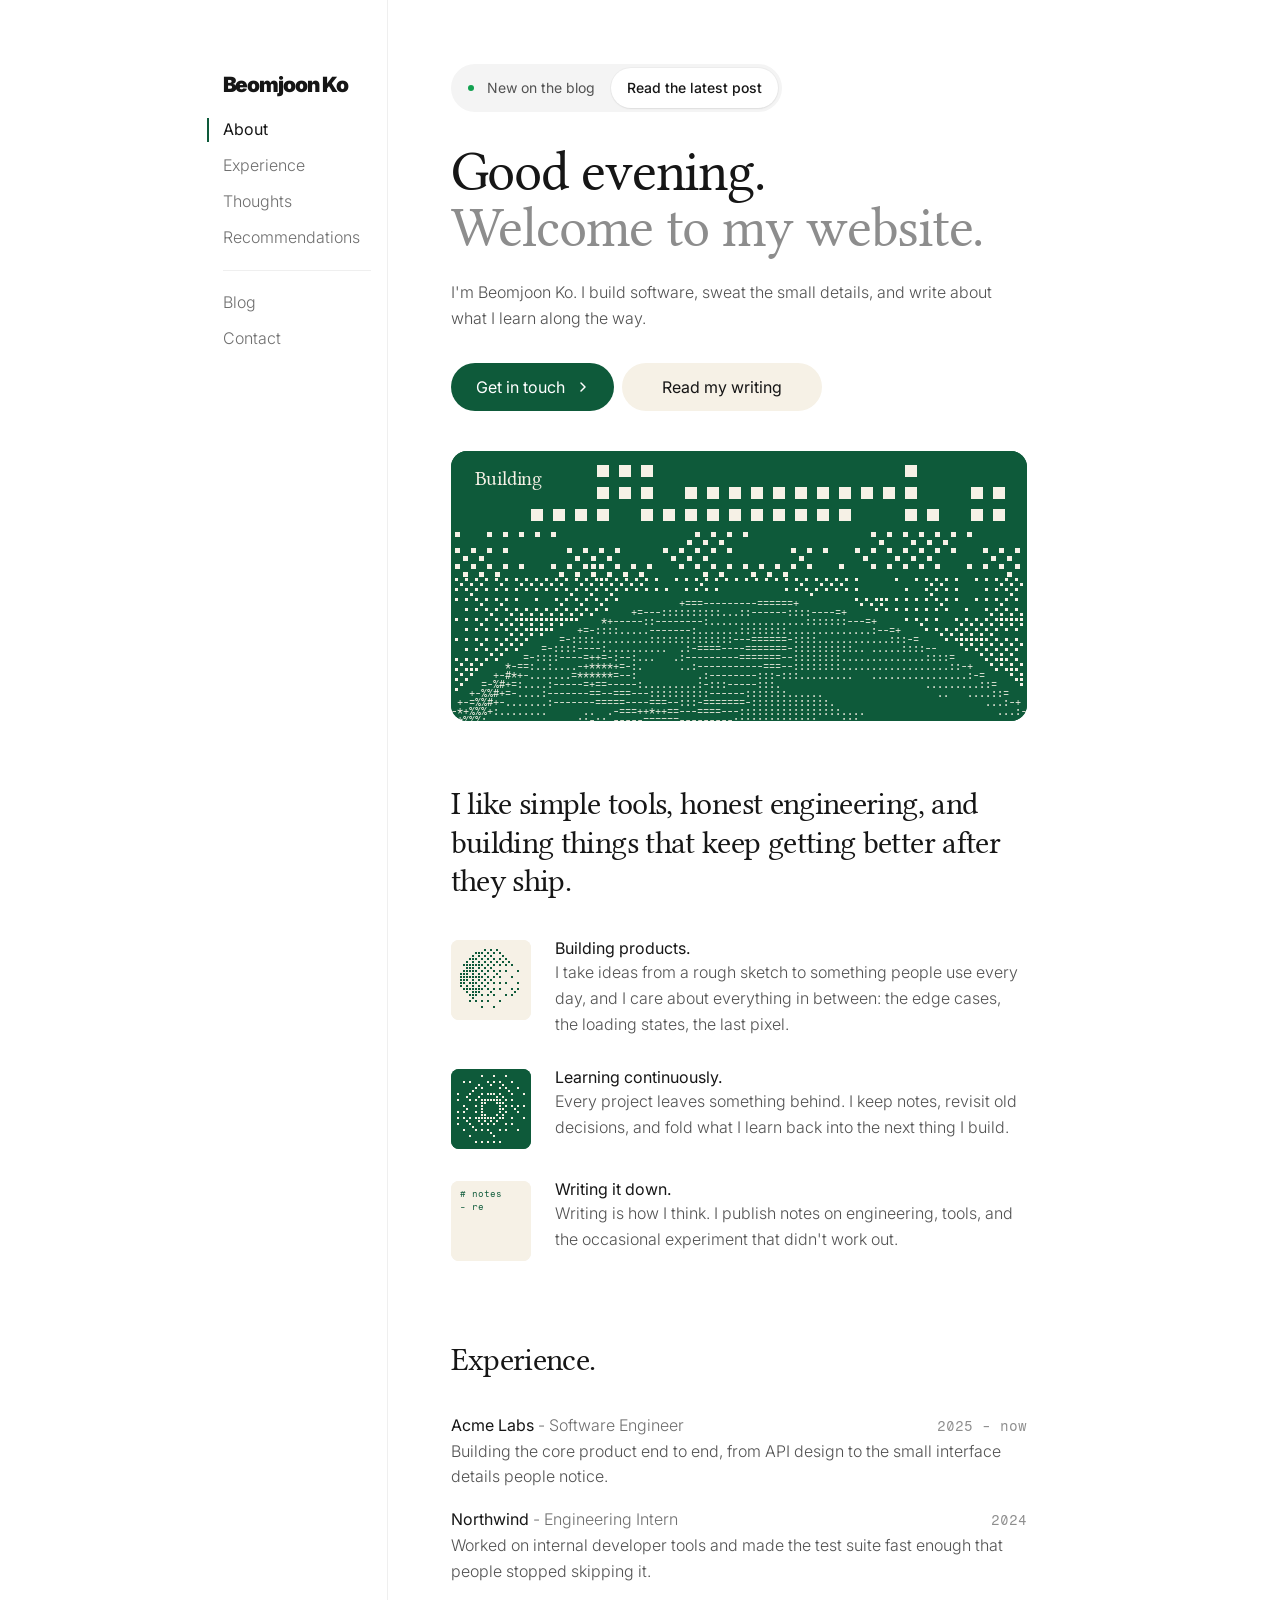
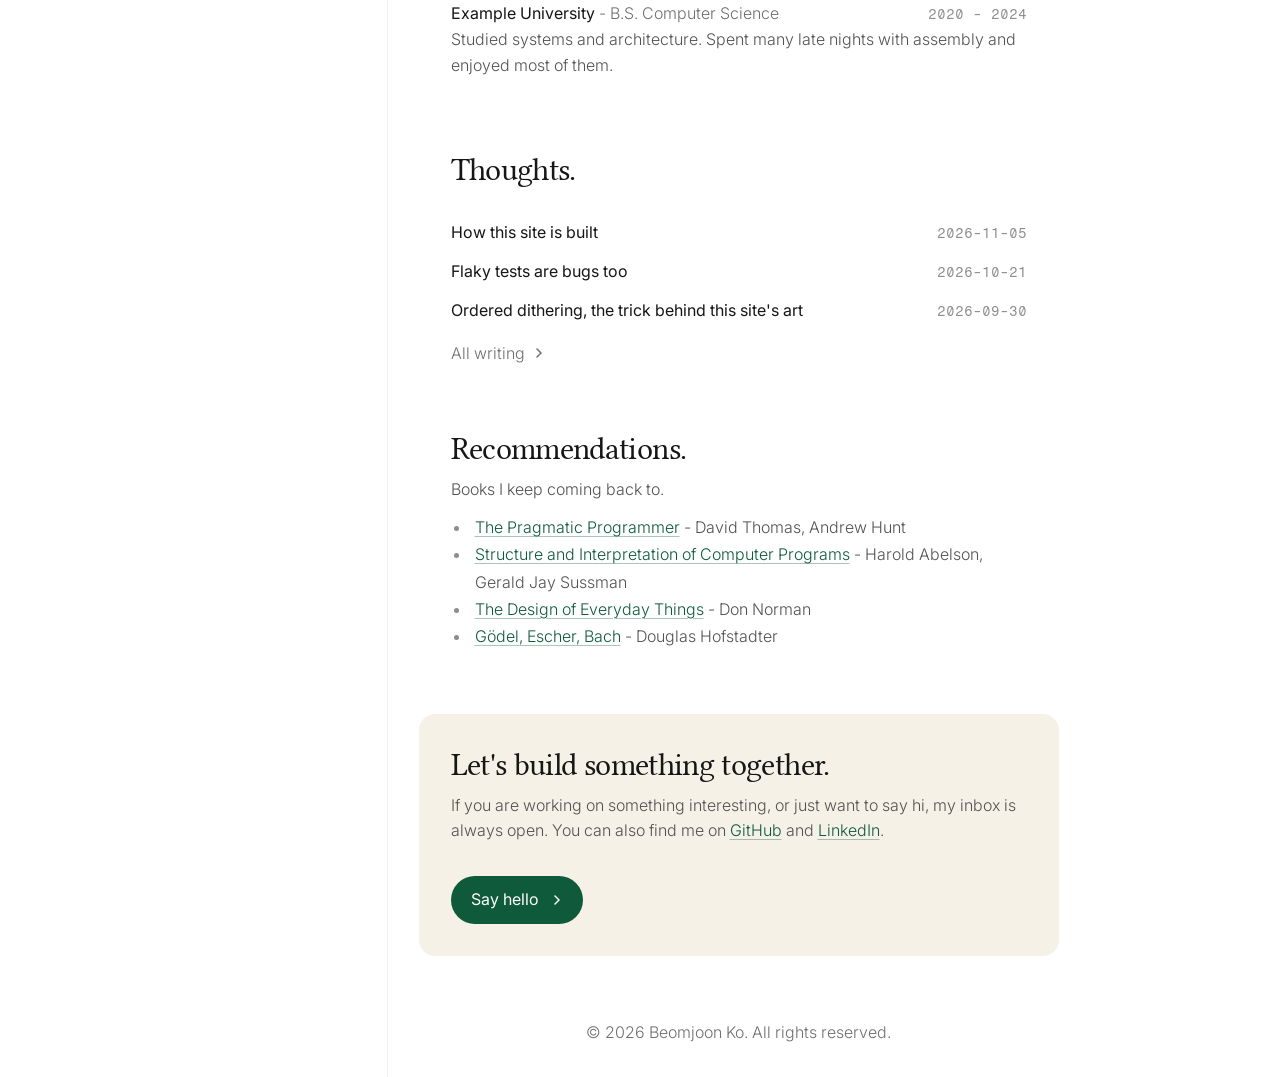
<file: index.html>
<!doctype html>
<html lang="en">
<head>
<meta charset="utf-8">
<meta name="viewport" content="width=device-width, initial-scale=1">
<title>Beomjoon Ko</title>
<meta name="description" content="Beomjoon Ko - notes, projects, and writing.">
<meta name="theme-color" content="#ffffff">
<link rel="preconnect" href="https://fonts.googleapis.com">
<link rel="preconnect" href="https://fonts.gstatic.com" crossorigin>
<link rel="stylesheet" href="https://fonts.googleapis.com/css2?family=Libertinus+Serif&family=Inter:wght@300;400;500;900&family=Fragment+Mono&display=swap">
<script>document.documentElement.className = 'js';</script>
<link rel="stylesheet" href="assets/site.css">
<style>
  /* Home page only. Shared styles live in assets/site.css. */

  /* ---------- Hero ---------- */
  .badge {
    display: inline-flex;
    vertical-align: top;
    align-items: center;
    gap: 16px;
    height: 48px;
    padding: 4px 4px 4px 12px;
    border-radius: 40px;
    background: var(--chip);
    font-size: 14px;
    font-weight: 400;
    line-height: 1.6;
    color: var(--text);
    text-decoration: none;
    transition: background .2s;
  }
  .badge:hover { background: #eeeeee; }
  .badge-label { display: flex; align-items: center; gap: 8px; }
  .badge-dot { display: grid; place-items: center; width: 16px; height: 16px; }
  .badge-dot::before { content: ""; width: 6px; height: 6px; border-radius: 50%; background: var(--live); }
  .badge-pill {
    display: flex;
    align-items: center;
    height: 40px;
    padding: 0 16px;
    border-radius: 40px;
    background: #fff;
    color: var(--ink);
    font-weight: 500;
    box-shadow: 0 1px 2px rgba(0, 0, 0, .06), 0 0 0 1px rgba(0, 0, 0, .03);
  }
  .badge-chev { display: none; margin-right: 12px; color: var(--muted); }

  .hero h1 { margin-top: 32px; }
  .actions { display: flex; flex-wrap: wrap; gap: 8px; margin-top: 32px; }
  .actions .btn { padding: 0 25px; }
  .btn-soft { min-width: 200px; justify-content: center; background: var(--cream); color: var(--ink); }
  .btn-soft:hover { background: #eee6d6; }

  /* ---------- ASCII / dither art ---------- */
  .art {
    position: relative;
    margin-top: 40px;
    aspect-ratio: 32 / 15;
    border-radius: 16px;
    overflow: hidden;
    background: var(--accent);
  }
  .art canvas { position: absolute; inset: 0; display: block; width: 100%; height: 100%; }
  .art-label {
    position: absolute;
    top: 18px;
    left: 24px;
    font: 400 20px/1 var(--serif);
    letter-spacing: -.01em;
    color: var(--cream);
    pointer-events: none;
  }
  .viz { display: block; width: 80px; height: 80px; border-radius: 8px; background: var(--cream); }
  .viz.on-green { background: var(--accent); }

  /* ---------- Statement + focus areas ---------- */
  .statement {
    margin-top: 64px;
    font: 400 32px/1.2 var(--serif);
    letter-spacing: -.02em;
    color: var(--ink);
  }
  .areas { display: grid; gap: 32px; margin-top: 40px; }
  .area { display: grid; grid-template-columns: 80px 1fr; gap: 24px; align-items: start; }
  .area h3 { font: 400 16px/1 var(--sans); color: var(--ink); margin-bottom: 4px; }

  /* ---------- Sections ---------- */
  .hero + .block { margin-top: 80px; }
  .exp li { padding: 8px 0; }
  .exp .role { color: var(--muted); font-weight: 300; }
  .books { margin-top: 12px; padding-left: 20px; }
  .books li { padding-left: 4px; line-height: 1.7; }
  .books li::marker { color: var(--dim); }

  @media (max-width: 719px) {
    .art { aspect-ratio: auto; height: 240px; }
  }
  @media (max-width: 639px) {
    .statement { font-size: 28px; }
    .actions .btn { flex: 1 1 0; min-width: 0; padding: 0 16px; }
    .badge-pill { display: none; }
    .badge-chev { display: block; }
  }
</style>
</head>
<body>

<!-- Mobile header (shown under 960px) -->
<header class="topbar">
  <a class="wordmark" href="#about">Beomjoon Ko</a>
  <button class="icon-btn" id="menu-open" aria-label="Open menu" aria-expanded="false" aria-controls="menu">
    <svg width="18" height="14" viewBox="0 0 18 14"><path d="M0 1h18M0 7h18M0 13h18"/></svg>
  </button>
</header>

<div class="menu" id="menu">
  <div class="menu-head">
    <a class="wordmark" href="#about">Beomjoon Ko</a>
    <button class="icon-btn" id="menu-close" aria-label="Close menu">
      <svg width="14" height="14" viewBox="0 0 14 14"><path d="M1 1l12 12M13 1L1 13"/></svg>
    </button>
  </div>
  <nav>
    <a href="#about">About</a>
    <a href="#experience">Experience</a>
    <a href="#thoughts">Thoughts</a>
    <a href="#recommendations">Recommendations</a>
    <div class="sep"></div>
    <a href="writing/">Blog</a>
    <a href="#contact">Contact</a>
  </nav>
</div>

<div class="shell">

  <!-- Desktop sidebar -->
  <aside class="side">
    <a class="wordmark" href="#about">Beomjoon Ko</a>
    <nav>
      <a class="track" href="#about">About</a>
      <a class="track" href="#experience">Experience</a>
      <a class="track" href="#thoughts">Thoughts</a>
      <a class="track" href="#recommendations">Recommendations</a>
      <div class="sep"></div>
      <a href="writing/">Blog</a>
      <a href="#contact">Contact</a>
    </nav>
  </aside>

  <main>

    <!-- ============ About ============ -->
    <section id="about" class="hero">
      <!-- Links to the newest post once writing/posts.json loads -->
      <div data-reveal>
        <a class="badge" id="latest-badge" href="writing/">
          <span class="badge-label"><span class="badge-dot"></span>New on the blog</span>
          <span class="badge-pill">Read the latest post</span>
          <svg class="badge-chev arrow" viewBox="0 0 12 12" aria-hidden="true"><path d="M4 2l4 4-4 4"/></svg>
        </a>
      </div>

      <h1 data-reveal><span id="greeting">Hello.</span><br><span class="soft">Welcome to my&nbsp;website.</span></h1>
      <script>
        // Greet by the visitor's local time
        (() => {
          const hour = new Date().getHours();
          document.getElementById('greeting').textContent =
            hour >= 5 && hour < 12 ? 'Good morning.' : hour >= 12 && hour < 18 ? 'Good afternoon.' : 'Good evening.';
        })();
      </script>

      <p class="lead" data-reveal>I'm Beomjoon Ko. I build software, sweat the small details, and write about what I learn along the way.</p>

      <div class="actions" data-reveal>
        <a class="btn" href="#contact">Get in touch
          <svg class="arrow" viewBox="0 0 12 12" aria-hidden="true"><path class="shaft" d="M1 6h8"/><path class="head" d="M4 2l4 4-4 4"/></svg>
        </a>
        <a class="btn btn-soft" href="writing/">Read my writing</a>
      </div>

      <div class="art" data-reveal aria-hidden="true">
        <canvas data-art="hero"></canvas>
        <span class="art-label">Building</span>
      </div>

      <p class="statement" data-reveal>I like simple tools, honest engineering, and building things that keep getting better after they ship.</p>

      <div class="areas">
        <div class="area" data-reveal>
          <canvas class="viz" data-art="orb" aria-hidden="true"></canvas>
          <div>
            <h3>Building products.</h3>
            <p>I take ideas from a rough sketch to something people use every day, and I care about everything in between: the edge cases, the loading states, the last pixel.</p>
          </div>
        </div>
        <div class="area" data-reveal>
          <canvas class="viz on-green" data-art="rings" aria-hidden="true"></canvas>
          <div>
            <h3>Learning continuously.</h3>
            <p>Every project leaves something behind. I keep notes, revisit old decisions, and fold what I learn back into the next thing I build.</p>
          </div>
        </div>
        <div class="area" data-reveal>
          <canvas class="viz" data-art="typing" aria-hidden="true"></canvas>
          <div>
            <h3>Writing it down.</h3>
            <p>Writing is how I think. I publish notes on engineering, tools, and the occasional experiment that didn't work out.</p>
          </div>
        </div>
      </div>
    </section>

    <!-- ============ Experience ============ -->
    <section id="experience" class="block">
      <h2 data-reveal>Experience.</h2>
      <ul class="rows exp">
        <li data-reveal>
          <div class="row"><span>Acme Labs <span class="role">- Software Engineer</span></span><span class="meta">2025 - now</span></div>
          <p>Building the core product end to end, from API design to the small interface details people notice.</p>
        </li>
        <li data-reveal>
          <div class="row"><span>Northwind <span class="role">- Engineering Intern</span></span><span class="meta">2024</span></div>
          <p>Worked on internal developer tools and made the test suite fast enough that people stopped skipping it.</p>
        </li>
        <li data-reveal>
          <div class="row"><span>Example University <span class="role">- B.S. Computer Science</span></span><span class="meta">2020 - 2024</span></div>
          <p>Studied systems and architecture. Spent many late nights with assembly and enjoyed most of them.</p>
        </li>
      </ul>
    </section>

    <!-- ============ Thoughts ============ -->
    <!-- Filled from writing/posts.json (the 5 newest posts). Add posts there, not here. -->
    <section id="thoughts" class="block">
      <h2 data-reveal>Thoughts.</h2>
      <ul class="rows" id="latest" data-reveal></ul>
      <a class="more-link" href="writing/" data-reveal>All writing
        <svg class="arrow" viewBox="0 0 12 12" aria-hidden="true"><path class="shaft" d="M1 6h8"/><path class="head" d="M4 2l4 4-4 4"/></svg>
      </a>
    </section>

    <!-- ============ Recommendations (example entries, replace freely) ============ -->
    <section id="recommendations" class="block">
      <h2 data-reveal>Recommendations.</h2>
      <p data-reveal>Books I keep coming back to.</p>
      <ul class="books prose" data-reveal>
        <li><a href="https://en.wikipedia.org/wiki/The_Pragmatic_Programmer">The Pragmatic Programmer</a> - David Thomas, Andrew Hunt</li>
        <li><a href="https://en.wikipedia.org/wiki/Structure_and_Interpretation_of_Computer_Programs">Structure and Interpretation of Computer Programs</a> - Harold Abelson, Gerald Jay Sussman</li>
        <li><a href="https://en.wikipedia.org/wiki/The_Design_of_Everyday_Things">The Design of Everyday Things</a> - Don Norman</li>
        <li><a href="https://en.wikipedia.org/wiki/G%C3%B6del,_Escher,_Bach">G&ouml;del, Escher, Bach</a> - Douglas Hofstadter</li>
      </ul>
    </section>

    <!-- ============ Contact ============ -->
    <section id="contact" class="cta" data-reveal>
      <h2>Let's build something together.</h2>
      <p class="prose">If you are working on something interesting, or just want to say hi, my inbox is always open. You can also find me on <a href="https://github.com/">GitHub</a> and <a href="https://www.linkedin.com/">LinkedIn</a>.</p>
      <a class="btn" href="mailto:you@example.com">Say hello
        <svg class="arrow" viewBox="0 0 12 12" aria-hidden="true"><path class="shaft" d="M1 6h8"/><path class="head" d="M4 2l4 4-4 4"/></svg>
      </a>
    </section>

    <footer>
      <p>&copy; 2026 Beomjoon Ko. All rights reserved.</p>
    </footer>
  </main>
</div>

<script src="assets/site.js"></script>
<script>
  // Latest posts on the home page
  const latest = document.getElementById('latest');
  site.loadPosts('writing/posts.json')
    .then((posts) => {
      latest.innerHTML = posts.slice(0, 5).map((p) => site.rowHtml(p, `writing/post.html?p=${encodeURIComponent(p.slug)}`)).join('');
      if (posts[0]) document.getElementById('latest-badge').href = `writing/post.html?p=${encodeURIComponent(posts[0].slug)}`;
    })
    .catch(() => { latest.hidden = true; });

  // ---------- ASCII / dither art ----------
  // Every <canvas data-art="name"> is drawn by the function of that name below.
  (() => {
    const GREEN = '#0e5a3a';
    const CREAM = '#f6f1e6';
    const RAMP = ' .:-=+*#%@';
    const reduce = matchMedia('(prefers-reduced-motion: reduce)').matches;
    const BAYER = [0, 8, 2, 10, 12, 4, 14, 6, 3, 11, 1, 9, 15, 7, 13, 5].map((v) => (v + 0.5) / 16);
    const bayer = (i, j) => BAYER[(j & 3) * 4 + (i & 3)];
    // Icon pixel grid that stays crisp: 2px cells on retina, 3px cells on 1x screens
    const cell = () => (devicePixelRatio >= 2 ? [2, 1.5] : [3, 2]);

    // Smooth 3D value noise
    const hash = (x, y, z) => { const h = Math.sin(x * 127.1 + y * 311.7 + z * 74.7) * 43758.5453; return h - Math.floor(h); };
    const ease = (t) => t * t * (3 - 2 * t);
    const lerp = (a, b, t) => a + (b - a) * t;
    const noise = (x, y, z) => {
      const xi = Math.floor(x), yi = Math.floor(y), zi = Math.floor(z);
      const u = ease(x - xi), v = ease(y - yi), w = ease(z - zi);
      return lerp(
        lerp(lerp(hash(xi, yi, zi), hash(xi + 1, yi, zi), u), lerp(hash(xi, yi + 1, zi), hash(xi + 1, yi + 1, zi), u), v),
        lerp(lerp(hash(xi, yi, zi + 1), hash(xi + 1, yi, zi + 1), u), lerp(hash(xi, yi + 1, zi + 1), hash(xi + 1, yi + 1, zi + 1), u), v),
        w);
    };
    const fbm = (x, y, z) => (noise(x, y, z) * 4 + noise(x * 2, y * 2, z * 2) * 2 + noise(x * 4, y * 4, z * 4)) / 7;
    const clamp = (v) => (v < 0 ? 0 : v > 1 ? 1 : v);
    const band = (a, b, v) => ease(clamp((v - a) / (b - a)));

    // Brightness (0-1) of a slowly turning planet at view-space normal (nx, ny, nz)
    const L = [-0.8, -0.35, 0.5].map((c, _, l) => c / Math.hypot(...l));
    const planet = (nx, ny, nz, a, scale = 3.2) => {
      const c = Math.cos(a), s = Math.sin(a);
      const x = nx * c + nz * s, z = nz * c - nx * s;
      const grain = 0.7 + 0.6 * noise(x * scale * 4, ny * scale * 4, z * scale * 4);
      const land = band(0.51, 0.56, fbm(x * scale + 7.3, ny * scale + 2.1, z * scale + 4.9)) * grain;
      const c2 = Math.cos(a * 1.4 + 1), s2 = Math.sin(a * 1.4 + 1);
      const cloud = band(0.55, 0.68, fbm((nx * c2 + nz * s2) * scale * 1.4, ny * scale * 3 + 9.1, (nz * c2 - nx * s2) * scale * 1.4));
      const lit = Math.max(0, nx * L[0] + ny * L[1] + nz * L[2]);
      const rim = Math.pow(1 - nz, 6) * 0.9;
      return { land, cloud, lit, rim };
    };

    // Hero: big pixels on top, finer dither below, ASCII planet rising from the bottom
    const hero = (ctx, w, h, t) => {
      ctx.fillStyle = GREEN;
      ctx.fillRect(0, 0, w, h);
      const R = Math.max(w * 0.75, h * 1.5), cx = w / 2, cy = h * 0.55 + R;
      const inPlanet = (x, y, m) => (x - cx) ** 2 + (y - cy) ** 2 < (R + m) ** 2;
      const top = Math.round(h * 0.3), mid = Math.round(h * 0.47);

      ctx.fillStyle = CREAM;
      ctx.beginPath();
      for (let y = 14, j = 0; y + 12 < top; y += 22, j++) {
        for (let x = 14, i = 0; x + 12 < w - 8; x += 22, i++) {
          if (x < 132 && y < 52) continue; // keep the label clear
          if (noise(i * 0.55, j * 0.9, t * 0.15) > 0.6 - j * 0.04) ctx.rect(x, y, 12, 12);
        }
      }
      for (const [y0, y1, g, sq] of [[top, mid, 8, 5], [mid, h, 5, 3]]) {
        for (let y = y0, j = 0; y < y1; y += g, j++) {
          for (let x = 4, i = 0; x < w - 2; x += g, i++) {
            if (inPlanet(x, y, 12)) continue;
            const depth = (y - top) / (h - top);
            const b = 0.18 + depth * 0.35 + (noise(x * 0.03 + t * 0.25, y * 0.06, t * 0.1) - 0.5) * 0.9;
            if (b > bayer(i, j)) ctx.rect(x, y, sq, sq);
          }
        }
      }
      ctx.fill();

      ctx.font = '10px "Fragment Mono", ui-monospace, monospace';
      ctx.textBaseline = 'top';
      const cw = 6, ch = 9, a = t * 0.08 + 2;
      for (let y = Math.max(0, cy - R); y < h; y += ch) {
        for (let x = 0; x < w; x += cw) {
          const dx = (x + cw / 2 - cx) / R, dy = (y + ch / 2 - cy) / R, d = dx * dx + dy * dy;
          if (d >= 1) continue;
          const p = planet(dx, dy, Math.sqrt(1 - d), a);
          const b = clamp(0.03 + p.lit * (0.07 + 0.36 * p.land) + p.cloud * 0.38 * p.lit + p.rim * 0.8);
          const k = Math.min(RAMP.length - 1, Math.floor(b * RAMP.length));
          if (k > 0) ctx.fillText(RAMP[k], x, y);
        }
      }
    };

    // Icon 1: a dithered planet
    const orb = (ctx, w, h, t) => {
      ctx.fillStyle = CREAM;
      ctx.fillRect(0, 0, w, h);
      ctx.fillStyle = GREEN;
      ctx.beginPath();
      const r = w * 0.38, c = w / 2, a = t * 0.35, [g, sq] = cell();
      for (let y = 0, j = 0; y < h; y += g, j++) {
        for (let x = 0, i = 0; x < w; x += g, i++) {
          const dx = (x + g / 2 - c) / r, dy = (y + g / 2 - c) / r, d = dx * dx + dy * dy;
          if (d >= 1) continue;
          const p = planet(dx, dy, Math.sqrt(1 - d), a, 1.8);
          if (clamp(0.12 + 0.62 * p.lit + 0.3 * p.land) > bayer(i, j)) ctx.rect(x, y, sq, sq);
        }
      }
      ctx.fill();
    };

    // Icon 2: rings rippling outward
    const rings = (ctx, w, h, t) => {
      ctx.fillStyle = GREEN;
      ctx.fillRect(0, 0, w, h);
      ctx.fillStyle = CREAM;
      ctx.beginPath();
      const c = w / 2, [g, sq] = cell();
      for (let y = 0, j = 0; y < h; y += g, j++) {
        for (let x = 0, i = 0; x < w; x += g, i++) {
          const d = Math.hypot(x + g / 2 - c, y + g / 2 - c);
          const wave = (0.5 + 0.5 * Math.cos(d * 0.62 - t * 2.4)) * (1 - d / 44) * 0.9;
          const b = Math.abs(d - 9.5) < g * 0.65 ? 1 : d < 8 ? 0 : wave;
          if (b > bayer(i, j)) ctx.rect(x, y, sq, sq);
        }
      }
      ctx.fill();
    };

    // Icon 3: a note typing itself out
    const NOTE = ['# notes', '- read', '- build', '- write', '- repeat'];
    const TOTAL = NOTE.join('').length;
    const typing = (ctx, w, h, t) => {
      ctx.fillStyle = CREAM;
      ctx.fillRect(0, 0, w, h);
      ctx.fillStyle = GREEN;
      ctx.font = '9px "Fragment Mono", ui-monospace, monospace';
      ctx.textBaseline = 'top';
      const cycle = TOTAL / 9 + 2.5;
      let n = reduce ? TOTAL : Math.floor((t % cycle) * 9);
      let y = 9, caretX = 9, caretY = 9;
      for (const line of NOTE) {
        if (n <= 0) break;
        const shown = line.slice(0, n);
        ctx.fillText(shown, 9, y);
        caretX = 9 + ctx.measureText(shown).width;
        caretY = y;
        n -= line.length;
        y += 13;
      }
      if (reduce || Math.floor(t * 2.5) % 2 === 0) ctx.fillRect(caretX + 1, caretY, 5, 10);
    };

    // Rendering loop: ~20fps, only while a canvas is on screen
    const draws = { hero, orb, rings, typing };
    const arts = [];
    const start = performance.now();
    const clock = () => (reduce ? 12 : (performance.now() - start) / 1000);
    const fit = (a) => {
      const r = a.el.getBoundingClientRect(), dpr = Math.min(devicePixelRatio || 1, 2);
      a.w = r.width;
      a.h = r.height;
      a.el.width = Math.round(r.width * dpr);
      a.el.height = Math.round(r.height * dpr);
      a.ctx.setTransform(dpr, 0, 0, dpr, 0, 0);
    };
    const paint = (a, t) => { if (a.w && a.h) a.draw(a.ctx, a.w, a.h, t); };
    let raf = 0, last = 0;
    const tick = (ts) => {
      raf = 0;
      if (ts - last >= 48) {
        last = ts;
        const t = clock();
        arts.forEach((a) => { if (a.visible) paint(a, t); });
      }
      if (arts.some((a) => a.visible)) raf = requestAnimationFrame(tick);
    };
    const kick = () => { if (!reduce && !raf) raf = requestAnimationFrame(tick); };
    const find = (el) => arts.find((a) => a.el === el);
    const sizes = new ResizeObserver((entries) => entries.forEach((e) => { const a = find(e.target); fit(a); paint(a, clock()); }));
    const views = new IntersectionObserver((entries) => {
      entries.forEach((e) => { find(e.target).visible = e.isIntersecting; });
      kick();
    });
    const init = () => document.querySelectorAll('canvas[data-art]').forEach((el) => {
      const a = { el, ctx: el.getContext('2d'), draw: draws[el.dataset.art], w: 0, h: 0, visible: false };
      arts.push(a);
      fit(a);
      paint(a, clock());
      sizes.observe(el);
      views.observe(el);
    });
    Promise.race([document.fonts.load('10px "Fragment Mono"'), new Promise((r) => setTimeout(r, 1500))])
      .catch(() => {})
      .then(init);
  })();
</script>
</body>
</html>
</file>
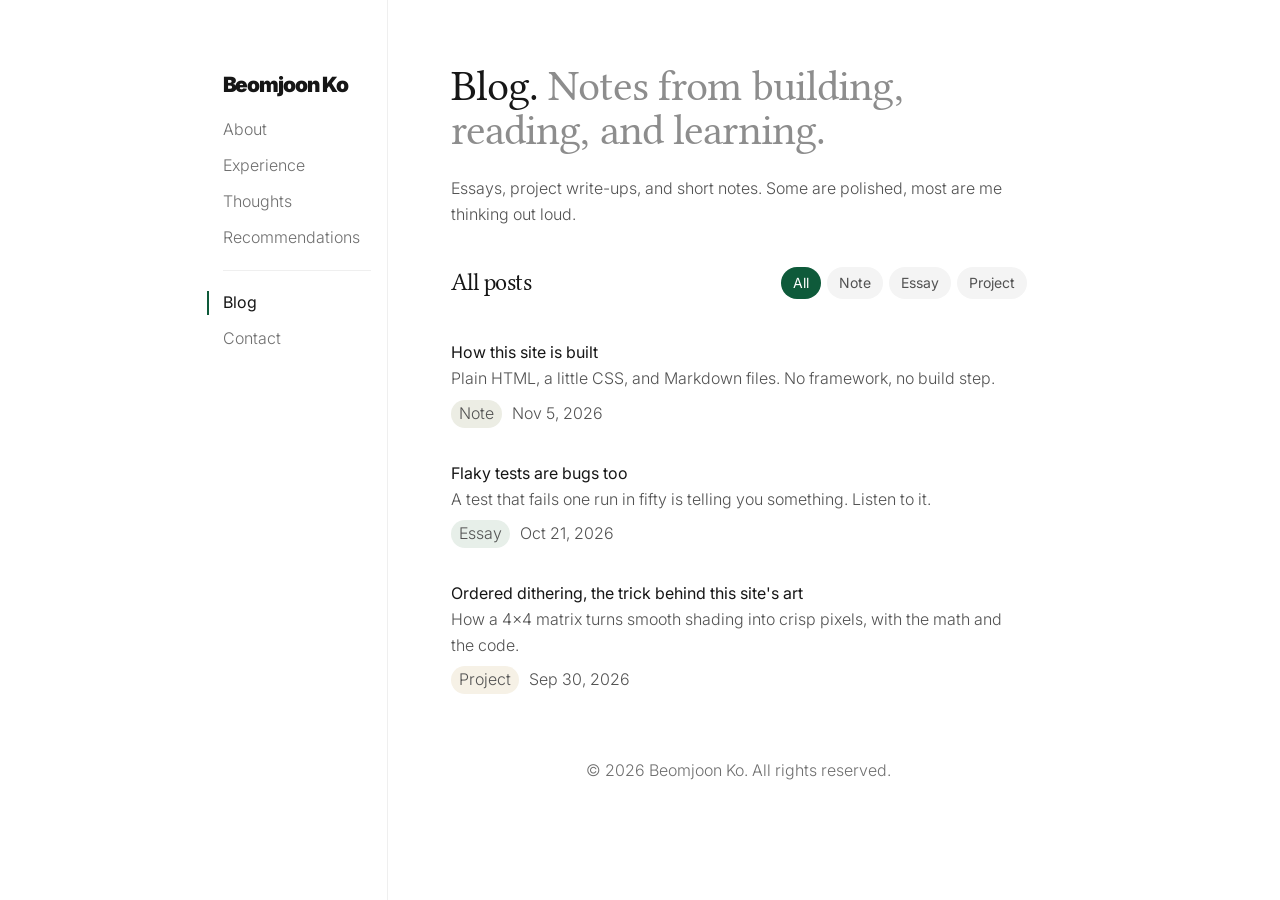
<file: writing/index.html>
<!doctype html>
<html lang="en">
<head>
<meta charset="utf-8">
<meta name="viewport" content="width=device-width, initial-scale=1">
<title>Blog - Beomjoon Ko</title>
<meta name="description" content="Essays, project write-ups, and notes by Beomjoon Ko.">
<meta name="theme-color" content="#ffffff">
<link rel="preconnect" href="https://fonts.googleapis.com">
<link rel="preconnect" href="https://fonts.gstatic.com" crossorigin>
<link rel="stylesheet" href="https://fonts.googleapis.com/css2?family=Libertinus+Serif&family=Inter:wght@300;400;500;900&family=Fragment+Mono&display=swap">
<script>document.documentElement.className = 'js';</script>
<link rel="stylesheet" href="../assets/site.css">
<style>
  /* Writing index only. Posts come from posts.json. */
  .intro h1 { font-size: 44px; line-height: 1; }

  .list-head {
    display: flex;
    flex-wrap: wrap;
    align-items: center;
    justify-content: space-between;
    gap: 12px 24px;
    margin-top: 40px;
  }
  .list-head h2 { font-size: 24px; line-height: 1.2; }

  .chips { display: flex; flex-wrap: wrap; gap: 6px; }
  .chips[hidden] { display: none; }
  .chip {
    height: 32px;
    padding: 0 12px;
    border: 0;
    border-radius: 999px;
    background: var(--chip);
    color: var(--text);
    font: 400 14px/1 var(--sans);
    cursor: pointer;
    transition: background .2s, color .2s;
  }
  .chip:hover { background: #ececec; color: var(--ink); }
  .chip[aria-pressed="true"] { background: var(--accent); color: #fff; }

  .posts { display: grid; gap: 32px; margin-top: 40px; padding: 0; list-style: none; }
  .post { display: block; text-decoration: none; }
  .post-title {
    display: block;
    color: var(--ink);
    font-weight: 400;
    line-height: 1.7;
    text-decoration: underline;
    text-decoration-thickness: 1px;
    text-underline-offset: 3px;
    text-decoration-color: transparent;
    transition: color .2s, text-decoration-color .2s;
  }
  @media (hover: hover) {
    .post:hover .post-title { color: var(--accent); text-decoration-color: currentColor; }
  }
  .post-summary { display: block; }
  .post .post-meta { margin-top: 8px; }

  @media (max-width: 639px) {
    .intro h1 { font-size: 36px; }
  }
</style>
</head>
<body>

<!-- Mobile header (shown under 960px) -->
<header class="topbar">
  <a class="wordmark" href="../">Beomjoon Ko</a>
  <button class="icon-btn" id="menu-open" aria-label="Open menu" aria-expanded="false" aria-controls="menu">
    <svg width="18" height="14" viewBox="0 0 18 14"><path d="M0 1h18M0 7h18M0 13h18"/></svg>
  </button>
</header>

<div class="menu" id="menu">
  <div class="menu-head">
    <a class="wordmark" href="../">Beomjoon Ko</a>
    <button class="icon-btn" id="menu-close" aria-label="Close menu">
      <svg width="14" height="14" viewBox="0 0 14 14"><path d="M1 1l12 12M13 1L1 13"/></svg>
    </button>
  </div>
  <nav>
    <a href="../#about">About</a>
    <a href="../#experience">Experience</a>
    <a href="../#thoughts">Thoughts</a>
    <a href="../#recommendations">Recommendations</a>
    <div class="sep"></div>
    <a class="active" href="./" aria-current="page">Blog</a>
    <a href="../#contact">Contact</a>
  </nav>
</div>

<div class="shell">

  <aside class="side">
    <a class="wordmark" href="../">Beomjoon Ko</a>
    <nav>
      <a href="../#about">About</a>
      <a href="../#experience">Experience</a>
      <a href="../#thoughts">Thoughts</a>
      <a href="../#recommendations">Recommendations</a>
      <div class="sep"></div>
      <a class="active" href="./" aria-current="page">Blog</a>
      <a href="../#contact">Contact</a>
    </nav>
  </aside>

  <main>
    <section class="intro">
      <h1 data-reveal>Blog. <span class="soft">Notes from building, reading, and learning.</span></h1>
      <p class="lead" data-reveal>Essays, project write-ups, and short notes. Some are polished, most are me thinking out loud.</p>
    </section>

    <section>
      <div class="list-head" data-reveal>
        <h2>All posts</h2>
        <div class="chips" id="chips" role="group" aria-label="Filter by tag" hidden></div>
      </div>
      <ul class="posts" id="posts"></ul>
      <p class="notice" id="notice" hidden></p>
    </section>

    <footer>
      <p>&copy; 2026 Beomjoon Ko. All rights reserved.</p>
    </footer>
  </main>
</div>

<script src="../assets/site.js"></script>
<script>
  const esc = site.escapeHtml;
  const list = document.getElementById('posts');
  const chips = document.getElementById('chips');
  const notice = document.getElementById('notice');

  const itemHtml = (p) =>
    `<li data-reveal><a class="post" href="post.html?p=${encodeURIComponent(p.slug)}">` +
    `<span class="post-title">${esc(p.title)}</span>` +
    (p.summary ? `<span class="post-summary">${esc(p.summary)}</span>` : '') +
    `<span class="post-meta">` +
    (p.tag ? `<span class="tag" data-tag="${esc(p.tag)}">${esc(p.tag)}</span>` : '') +
    `<time datetime="${esc(p.date)}">${site.formatDate(p.date)}</time></span></a></li>`;

  site.loadPosts('posts.json')
    .then((posts) => {
      const tags = ['All', ...new Set(posts.map((p) => p.tag).filter(Boolean))];
      let active = new URLSearchParams(location.search).get('tag');
      if (!tags.includes(active)) active = 'All';

      const render = () => {
        const shown = posts.filter((p) => active === 'All' || p.tag === active);
        list.innerHTML = shown.map(itemHtml).join('');
        chips.querySelectorAll('.chip').forEach((c) => c.setAttribute('aria-pressed', c.dataset.tag === active));
        notice.hidden = shown.length > 0;
        notice.textContent = 'No posts yet.';
        site.reveal(list);
      };

      // Tag filter, only worth showing when there is more than one tag
      chips.innerHTML = tags.map((t) => `<button class="chip" type="button" data-tag="${esc(t)}">${esc(t)}</button>`).join('');
      chips.hidden = tags.length < 3;
      chips.addEventListener('click', (e) => {
        const chip = e.target.closest('.chip');
        if (!chip) return;
        active = chip.dataset.tag;
        const url = new URL(location.href);
        if (active === 'All') url.searchParams.delete('tag');
        else url.searchParams.set('tag', active);
        history.replaceState(null, '', url);
        render();
      });
      render();
    })
    .catch(() => {
      notice.hidden = false;
      notice.innerHTML = location.protocol === 'file:'
        ? 'Posts load from <code>posts.json</code>, which browsers block on <code>file://</code>. Run <code>python3 -m http.server</code> in the site folder and open <code>http://localhost:8000/writing/</code>.'
        : 'Could not load posts. Check that <code>writing/posts.json</code> is valid JSON.';
    });
</script>
</body>
</html>
</file>
<file: assets/site.css>
/* Shared styles for every page: tokens, layout, sidebar, lists, mobile menu. */

:root {
  --ink: #161616;
  --text: #525252;
  --muted: #6f6f6f;
  --dim: #8d8d8d;
  --line: #efefef;
  --chip: #f4f4f4;
  --accent: #0e5a3a;
  --accent-dark: #0a4429;
  --tint: #e7efe9;
  --cream: #f6f1e6;
  --sage: #ecede4;
  --live: #12a150;
  --serif: "Libertinus Serif", "Linux Libertine", Georgia, serif;
  --sans: Inter, "Apple SD Gothic Neo", "Malgun Gothic", system-ui, sans-serif;
  --mono: "Fragment Mono", ui-monospace, "SF Mono", Menlo, monospace;
  --ease: cubic-bezier(.2, .7, .2, 1);
}

* { box-sizing: border-box; }
/* Always reserve the scrollbar's space, so short and long pages line up exactly */
html { scroll-behavior: smooth; scrollbar-gutter: stable; }
body {
  margin: 0;
  background: #fff;
  color: var(--text);
  font: 300 16px/1.6 var(--sans);
  -webkit-font-smoothing: antialiased;
  -moz-osx-font-smoothing: grayscale;
  text-rendering: optimizeLegibility;
}
h1, h2, h3, p, ul { margin: 0; }
p, li { text-wrap: pretty; }
h1, h2 { text-wrap: balance; }
a { color: inherit; }
::selection { background: var(--tint); color: var(--ink); }
:focus-visible { outline: 2px solid var(--accent); outline-offset: 2px; border-radius: 4px; }

/* Underlined green links in running text */
.prose a {
  color: var(--accent);
  text-decoration: underline;
  text-decoration-thickness: 1px;
  text-underline-offset: 3px;
  text-decoration-color: rgba(14, 90, 58, .35);
  transition: color .2s, text-decoration-color .2s;
}
.prose a:hover { color: var(--accent-dark); text-decoration-color: currentColor; }

/* ---------- Layout ---------- */
.shell {
  display: grid;
  grid-template-columns: 180px 672px;
  justify-content: center;
  min-height: 100vh;
}
main {
  border-left: 1px solid var(--line);
  padding: 64px 32px 32px 63px;
  min-width: 0;
}
section { scroll-margin-top: 48px; }

/* ---------- Sidebar ---------- */
.side {
  position: sticky;
  top: 0;
  align-self: start;
  height: 100vh;
  padding-top: 72px;
}
.wordmark {
  display: block;
  font: 900 21px/26px var(--sans);
  letter-spacing: -.05em;
  color: var(--ink);
  text-decoration: none;
  white-space: nowrap;
}
.side .wordmark { margin-left: 16px; }
.side nav { display: flex; flex-direction: column; gap: 4px; margin-top: 16px; }
.side nav a {
  position: relative;
  display: flex;
  align-items: center;
  height: 32px;
  padding: 0 16px;
  color: var(--muted);
  text-decoration: none;
  transition: color .2s;
}
.side nav a::before {
  content: "";
  position: absolute;
  left: 0;
  top: 4px;
  bottom: 4px;
  width: 2px;
  background: var(--accent);
  transform: scaleY(0);
  transition: transform .3s var(--ease);
}
.side nav a:hover { color: var(--ink); }
.side nav a.active { color: var(--ink); font-weight: 400; }
.side nav a.active::before { transform: scaleY(1); }
.sep { height: 1px; background: var(--line); margin: 12px 16px; }

/* ---------- Type ---------- */
h1 {
  font: 400 56px/1 var(--serif);
  letter-spacing: -.02em;
  color: var(--ink);
}
h2 {
  font: 400 32px/1.2 var(--serif);
  letter-spacing: -.02em;
  color: var(--ink);
}
.soft { color: var(--dim); }
.lead { margin-top: 24px; }
.block { margin-top: 64px; }
.block > p { margin-top: 8px; }

/* ---------- One-line rows: title left, mono date right ---------- */
.rows { list-style: none; margin-top: 24px; padding: 0; }
.rows a, .row {
  display: flex;
  align-items: baseline;
  justify-content: space-between;
  gap: 24px;
  color: var(--ink);
  font-weight: 400;
  line-height: 1.7;
  text-decoration: none;
}
.rows a { padding: 6px 0; }
.row-title {
  text-decoration: underline;
  text-decoration-thickness: 1px;
  text-underline-offset: 3px;
  text-decoration-color: transparent;
  transition: color .2s, text-decoration-color .2s;
}
@media (hover: hover) {
  .rows a:hover .row-title { color: var(--accent); text-decoration-color: currentColor; }
}
.meta { flex: none; font: 400 14px/1.7 var(--mono); color: var(--dim); white-space: nowrap; }

/* Quiet text link with an arrow, used for "All writing" */
.more-link {
  display: inline-flex;
  align-items: center;
  gap: 8px;
  margin-top: 10px;
  color: var(--muted);
  text-decoration: none;
  transition: color .2s;
}
.more-link:hover { color: var(--ink); }

/* ---------- Tags ---------- */
.tag { display: inline-block; padding: 1px 8px; border-radius: 16px; background: var(--chip); color: var(--text); line-height: 1.6; }
.tag[data-tag="Essay"] { background: var(--tint); }
.tag[data-tag="Project"] { background: var(--cream); }
.tag[data-tag="Note"] { background: var(--sage); }
.tag[data-tag="Draft"] { background: #fff; box-shadow: inset 0 0 0 1px var(--line); color: var(--muted); }
.post-meta { display: flex; flex-wrap: wrap; align-items: center; gap: 10px; }

/* Message shown when posts can't be loaded */
.notice { margin-top: 40px; padding: 16px 20px; border-radius: 12px; background: var(--chip); color: var(--text); }
.notice code { font: 400 14px/1.6 var(--mono); color: var(--ink); }

/* ---------- Buttons ---------- */
.btn {
  display: inline-flex;
  align-items: center;
  gap: 12px;
  height: 48px;
  padding: 0 20px;
  border-radius: 999px;
  background: var(--accent);
  color: #fff;
  font: 400 16px/1.7 var(--sans);
  text-decoration: none;
  white-space: nowrap;
  transition: background .2s;
}
.btn:hover { background: var(--accent-dark); }

/* Chevron that grows a shaft on hover */
.arrow { width: 12px; height: 12px; overflow: visible; fill: none; stroke: currentColor; stroke-width: 1.5; stroke-linecap: round; stroke-linejoin: round; }
.arrow .shaft { opacity: 0; transform: scaleX(0); transform-origin: 1px 6px; transition: opacity .2s, transform .25s var(--ease); }
.arrow .head { transition: transform .25s var(--ease); }
@media (hover: hover) {
  a:hover > .arrow .shaft { opacity: 1; transform: scaleX(1); }
  a:hover > .arrow .head { transform: translateX(3px); }
}

/* ---------- Contact card + footer ---------- */
.cta { margin: 64px -32px 0; padding: 32px; border-radius: 16px; background: var(--cream); }
.cta p { margin-top: 8px; }
.cta .btn { margin-top: 32px; }

footer { margin-top: 64px; text-align: center; color: var(--muted); }

/* ---------- Mobile header + menu ---------- */
.topbar, .menu { display: none; }
.icon-btn {
  display: grid;
  place-items: center;
  width: 40px;
  height: 40px;
  margin-right: -11px;
  padding: 0;
  border: 0;
  background: none;
  color: var(--dim);
  cursor: pointer;
}
.icon-btn svg { fill: none; stroke: currentColor; stroke-width: 1.5; }

@media (max-width: 959px) {
  .shell { display: block; }
  .side { display: none; }
  main { max-width: 624px; margin: 0 auto; padding: 4px 24px 32px; border-left: 0; }
  section { scroll-margin-top: 90px; }
  .topbar {
    display: flex;
    position: sticky;
    top: 0;
    z-index: 10;
    align-items: center;
    justify-content: space-between;
    height: 74px;
    padding: 0 24px;
    background: rgba(255, 255, 255, .92);
    -webkit-backdrop-filter: blur(10px);
            backdrop-filter: blur(10px);
  }
  .menu {
    display: block;
    position: fixed;
    inset: 0;
    z-index: 20;
    padding: 0 24px;
    background: #fff;
    opacity: 0;
    visibility: hidden;
    transition: opacity .25s, visibility .25s;
  }
  .menu-open .menu { opacity: 1; visibility: visible; }
  .menu-open body { overflow: hidden; }
  .menu-head { display: flex; align-items: center; justify-content: space-between; height: 74px; }
  .menu nav { display: flex; flex-direction: column; margin-top: 40px; }
  .menu nav a { font-size: 28px; line-height: 1.75; color: var(--muted); text-decoration: none; }
  .menu nav a:hover, .menu nav a.active { color: var(--ink); }
  .menu .sep { margin: 12px 0; }
}
@media (max-width: 719px) {
  .cta { margin-left: 0; margin-right: 0; }
}
@media (max-width: 639px) {
  h1 { font-size: 40px; }
  h2 { font-size: 28px; }
  .cta { padding: 24px; }
}

/* ---------- Reveal on scroll (only when JS runs) ---------- */
.js [data-reveal] {
  opacity: 0;
  transform: translateY(12px);
  transition: opacity .9s var(--ease), transform .9s var(--ease);
}
.js [data-reveal].in { opacity: 1; transform: none; }

@media (prefers-reduced-motion: reduce) {
  html { scroll-behavior: auto; }
  .js [data-reveal] { opacity: 1; transform: none; transition: none; }
}
</file>
